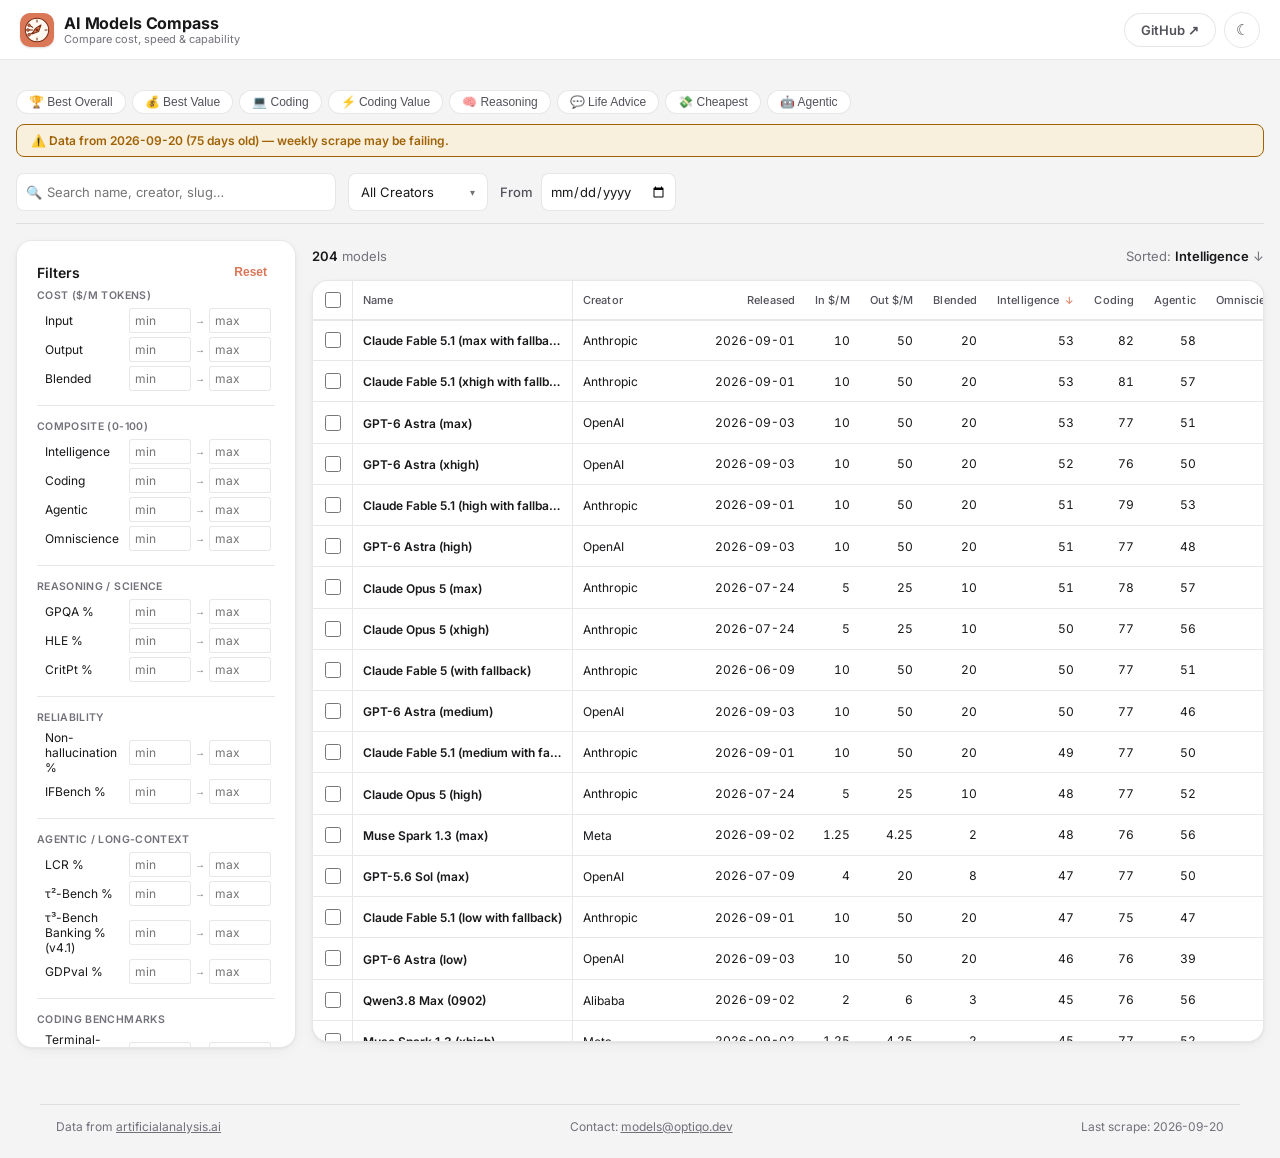
<file: public/index.html>
<!DOCTYPE html>
<html lang="en"><head><meta charset="utf-8"><meta name="viewport" content="width=device-width, initial-scale=1">
<title>AI Models Compass — Compare AI Models &amp; Benchmarks</title>
<meta name="description" content="Compare current AI models by benchmarks, pricing, speed, latency, and task to find the best model for your needs and budget.">
<meta name="robots" content="index, follow, max-image-preview:large">
<meta name="theme-color" content="#D97757">
<link rel="canonical" href="https://models.optiqo.dev/">
<link rel="icon" href="favicon.svg?v=2" type="image/svg+xml">
<meta property="og:type" content="website">
<meta property="og:site_name" content="AI Models Compass">
<meta property="og:locale" content="en_US">
<meta property="og:title" content="AI Models Compass — Compare AI Models &amp; Benchmarks">
<meta property="og:description" content="Compare current AI models by benchmarks, pricing, speed, latency, and task to find the best model for your needs and budget.">
<meta property="og:url" content="https://models.optiqo.dev/">
<meta property="og:image" content="https://models.optiqo.dev/og.png">
<meta property="og:image:width" content="1731">
<meta property="og:image:height" content="909">
<meta property="og:image:alt" content="AI Models Compass model comparison dashboard">
<meta name="twitter:card" content="summary_large_image">
<meta name="twitter:title" content="AI Models Compass — Compare AI Models &amp; Benchmarks">
<meta name="twitter:description" content="Compare current AI models by benchmarks, pricing, speed, latency, and task to find the best model for your needs and budget.">
<meta name="twitter:image" content="https://models.optiqo.dev/og.png">
<meta name="twitter:image:alt" content="AI Models Compass model comparison dashboard">
<script src="assets/theme-init.js"></script>
<link rel="stylesheet" href="assets/fonts.css?v=4">
<link rel="stylesheet" href="assets/style.css?v=10">
<link rel="stylesheet" href="assets/index.css?v=10">
</head>
<body>
<div id="site-nav"></div>
<script src="assets/nav.js?v=8"></script>
<div class="page">
<header>
  <!-- Presets -->
  <div class="presets">
    <button class="preset-btn" data-preset="best-overall">🏆 Best Overall</button>
    <button class="preset-btn" data-preset="best-value">💰 Best Value</button>
    <button class="preset-btn" data-preset="coding">💻 Coding</button>
    <button class="preset-btn" data-preset="coding-value">⚡ Coding Value</button>
    <button class="preset-btn" data-preset="reasoning">🧠 Reasoning</button>
    <button class="preset-btn" data-preset="life-advice">💬 Life Advice</button>
    <button class="preset-btn" data-preset="cheapest">💸 Cheapest</button>
    <button class="preset-btn" data-preset="agentic">🤖 Agentic</button>
  </div>

  <div id="staleness-banner" class="staleness-banner page-staleness-banner" hidden>⚠️ <span id="staleness-text"></span></div>

  <div class="top-filters">
    <div class="search-wrap"><span class="icon">🔍</span><input id="q" name="q" type="text" placeholder="Search name, creator, slug…" aria-label="Search models"></div>
    <div class="creator-dropdown-wrap">
      <button type="button" id="creator-btn" class="creator-btn">
        <span id="creator-btn-label">All Creators</span>
        <span class="arrow">▾</span>
      </button>
      <div id="creator-menu" class="creator-menu" hidden>
        <label class="creator-opt" for="creator-all"><input type="checkbox" value="all" id="creator-all" name="creator-all" checked> <b>All Creators</b></label>
        <div class="creator-divider"></div>
        <label class="creator-opt" for="creator-Alibaba"><input type="checkbox" value="Alibaba" class="creator-cb" id="creator-Alibaba" name="creator-Alibaba"> Alibaba</label>
        <label class="creator-opt" for="creator-Anthropic"><input type="checkbox" value="Anthropic" class="creator-cb" id="creator-Anthropic" name="creator-Anthropic"> Anthropic</label>
        <label class="creator-opt" for="creator-DeepSeek"><input type="checkbox" value="DeepSeek" class="creator-cb" id="creator-DeepSeek" name="creator-DeepSeek"> DeepSeek</label>
        <label class="creator-opt" for="creator-Google"><input type="checkbox" value="Google" class="creator-cb" id="creator-Google" name="creator-Google"> Google</label>
        <label class="creator-opt" for="creator-Kimi"><input type="checkbox" value="Kimi" class="creator-cb" id="creator-Kimi" name="creator-Kimi"> Kimi</label>
        <label class="creator-opt" for="creator-MiniMax"><input type="checkbox" value="MiniMax" class="creator-cb" id="creator-MiniMax" name="creator-MiniMax"> MiniMax</label>
        <label class="creator-opt" for="creator-OpenAI"><input type="checkbox" value="OpenAI" class="creator-cb" id="creator-OpenAI" name="creator-OpenAI"> OpenAI</label>
        <label class="creator-opt" for="creator-Xiaomi"><input type="checkbox" value="Xiaomi" class="creator-cb" id="creator-Xiaomi" name="creator-Xiaomi"> Xiaomi</label>
        <label class="creator-opt" for="creator-Z_AI"><input type="checkbox" value="Z AI" class="creator-cb" id="creator-Z_AI" name="creator-Z_AI"> Z AI</label>
        <label class="creator-opt" for="creator-xAI"><input type="checkbox" value="xAI" class="creator-cb" id="creator-xAI" name="creator-xAI"> xAI</label>
      </div>
    </div>
    <div class="date-filter-wrap">
      <label for="from" class="date-label">From</label>
      <input id="from" name="from" type="date" class="date-input">
    </div>
  </div>
</header>
<div class="layout">
  <aside class="filters card" id="filters-sidebar">
    <div class="filters-header">
      <h2>Filters <span class="filter-count" id="filter-count-badge">0</span></h2>
      <div class="filters-header-actions">
        <button class="btn-text" id="reset">Reset</button>
        <button class="filters-toggle-btn" id="filters-toggle" type="button" aria-expanded="false" aria-label="Toggle filter panel">
          <span class="toggle-label">Filter Settings</span>
          <span class="toggle-arrow">▾</span>
        </button>
      </div>
    </div>
    <div class="filters-body" id="filters-body">
    <div class="filter-group"><h3>Cost ($/M tokens)</h3>
      <div class="filter-row" data-stat="in_$/M"><label for="filter-in_M-min">Input</label><input type="number" class="num-filter" id="filter-in_M-min" name="filter-in_M-min" data-stat="in_$/M" data-bound="min" placeholder="min" step="any" aria-label="Input cost min"><span class="arrow">→</span><input type="number" class="num-filter" id="filter-in_M-max" name="filter-in_M-max" data-stat="in_$/M" data-bound="max" placeholder="max" step="any" aria-label="Input cost max"></div>
      <div class="filter-row" data-stat="out_$/M"><label for="filter-out_M-min">Output</label><input type="number" class="num-filter" id="filter-out_M-min" name="filter-out_M-min" data-stat="out_$/M" data-bound="min" placeholder="min" step="any" aria-label="Output cost min"><span class="arrow">→</span><input type="number" class="num-filter" id="filter-out_M-max" name="filter-out_M-max" data-stat="out_$/M" data-bound="max" placeholder="max" step="any" aria-label="Output cost max"></div>
      <div class="filter-row" data-stat="blend_3to1_$/M"><label for="filter-blend_3to1_M-min">Blended</label><input type="number" class="num-filter" id="filter-blend_3to1_M-min" name="filter-blend_3to1_M-min" data-stat="blend_3to1_$/M" data-bound="min" placeholder="min" step="any" aria-label="Blended cost min"><span class="arrow">→</span><input type="number" class="num-filter" id="filter-blend_3to1_M-max" name="filter-blend_3to1_M-max" data-stat="blend_3to1_$/M" data-bound="max" placeholder="max" step="any" aria-label="Blended cost max"></div>
    </div>
    <div class="filter-group"><h3>Composite (0-100)</h3>
      <div class="filter-row" data-stat="intelligence"><label for="filter-intelligence-min">Intelligence</label><input type="number" class="num-filter" id="filter-intelligence-min" name="filter-intelligence-min" data-stat="intelligence" data-bound="min" placeholder="min" step="any" aria-label="Intelligence min"><span class="arrow">→</span><input type="number" class="num-filter" id="filter-intelligence-max" name="filter-intelligence-max" data-stat="intelligence" data-bound="max" placeholder="max" step="any" aria-label="Intelligence max"></div>
      <div class="filter-row" data-stat="coding"><label for="filter-coding-min">Coding</label><input type="number" class="num-filter" id="filter-coding-min" name="filter-coding-min" data-stat="coding" data-bound="min" placeholder="min" step="any" aria-label="Coding min"><span class="arrow">→</span><input type="number" class="num-filter" id="filter-coding-max" name="filter-coding-max" data-stat="coding" data-bound="max" placeholder="max" step="any" aria-label="Coding max"></div>
      <div class="filter-row" data-stat="agentic"><label for="filter-agentic-min">Agentic</label><input type="number" class="num-filter" id="filter-agentic-min" name="filter-agentic-min" data-stat="agentic" data-bound="min" placeholder="min" step="any" aria-label="Agentic min"><span class="arrow">→</span><input type="number" class="num-filter" id="filter-agentic-max" name="filter-agentic-max" data-stat="agentic" data-bound="max" placeholder="max" step="any" aria-label="Agentic max"></div>
      <div class="filter-row" data-stat="omniscience"><label for="filter-omniscience-min">Omniscience</label><input type="number" class="num-filter" id="filter-omniscience-min" name="filter-omniscience-min" data-stat="omniscience" data-bound="min" placeholder="min" step="any" aria-label="Omniscience min"><span class="arrow">→</span><input type="number" class="num-filter" id="filter-omniscience-max" name="filter-omniscience-max" data-stat="omniscience" data-bound="max" placeholder="max" step="any" aria-label="Omniscience max"></div>
    </div>
    <div class="filter-group"><h3>Reasoning / Science</h3>
      <div class="filter-row" data-stat="gpqa_%"><label for="filter-gpqa-min">GPQA %</label><input type="number" class="num-filter" id="filter-gpqa-min" name="filter-gpqa-min" data-stat="gpqa_%" data-bound="min" placeholder="min" step="any" aria-label="GPQA % min"><span class="arrow">→</span><input type="number" class="num-filter" id="filter-gpqa-max" name="filter-gpqa-max" data-stat="gpqa_%" data-bound="max" placeholder="max" step="any" aria-label="GPQA % max"></div>
      <div class="filter-row" data-stat="hle_%"><label for="filter-hle-min">HLE %</label><input type="number" class="num-filter" id="filter-hle-min" name="filter-hle-min" data-stat="hle_%" data-bound="min" placeholder="min" step="any" aria-label="HLE % min"><span class="arrow">→</span><input type="number" class="num-filter" id="filter-hle-max" name="filter-hle-max" data-stat="hle_%" data-bound="max" placeholder="max" step="any" aria-label="HLE % max"></div>
      <div class="filter-row" data-stat="critpt_%"><label for="filter-critpt-min">CritPt %</label><input type="number" class="num-filter" id="filter-critpt-min" name="filter-critpt-min" data-stat="critpt_%" data-bound="min" placeholder="min" step="any" aria-label="CritPt % min"><span class="arrow">→</span><input type="number" class="num-filter" id="filter-critpt-max" name="filter-critpt-max" data-stat="critpt_%" data-bound="max" placeholder="max" step="any" aria-label="CritPt % max"></div>
    </div>
    <div class="filter-group"><h3>Reliability</h3>
      <div class="filter-row" data-stat="non_halluc_%"><label for="filter-non_halluc-min">Non-hallucination %</label><input type="number" class="num-filter" id="filter-non_halluc-min" name="filter-non_halluc-min" data-stat="non_halluc_%" data-bound="min" placeholder="min" step="any" aria-label="Non-hallucination % min"><span class="arrow">→</span><input type="number" class="num-filter" id="filter-non_halluc-max" name="filter-non_halluc-max" data-stat="non_halluc_%" data-bound="max" placeholder="max" step="any" aria-label="Non-hallucination % max"></div>
      <div class="filter-row" data-stat="ifbench_%"><label for="filter-ifbench-min">IFBench %</label><input type="number" class="num-filter" id="filter-ifbench-min" name="filter-ifbench-min" data-stat="ifbench_%" data-bound="min" placeholder="min" step="any" aria-label="IFBench % min"><span class="arrow">→</span><input type="number" class="num-filter" id="filter-ifbench-max" name="filter-ifbench-max" data-stat="ifbench_%" data-bound="max" placeholder="max" step="any" aria-label="IFBench % max"></div>
    </div>
    <div class="filter-group"><h3>Agentic / Long-context</h3>
      <div class="filter-row" data-stat="lcr_%"><label for="filter-lcr-min">LCR %</label><input type="number" class="num-filter" id="filter-lcr-min" name="filter-lcr-min" data-stat="lcr_%" data-bound="min" placeholder="min" step="any" aria-label="LCR % min"><span class="arrow">→</span><input type="number" class="num-filter" id="filter-lcr-max" name="filter-lcr-max" data-stat="lcr_%" data-bound="max" placeholder="max" step="any" aria-label="LCR % max"></div>
      <div class="filter-row" data-stat="tau2_%"><label for="filter-tau2-min">τ²-Bench %</label><input type="number" class="num-filter" id="filter-tau2-min" name="filter-tau2-min" data-stat="tau2_%" data-bound="min" placeholder="min" step="any" aria-label="τ²-Bench % min"><span class="arrow">→</span><input type="number" class="num-filter" id="filter-tau2-max" name="filter-tau2-max" data-stat="tau2_%" data-bound="max" placeholder="max" step="any" aria-label="τ²-Bench % max"></div>
      <div class="filter-row" data-stat="tau_banking_%"><label for="filter-tau_banking-min">τ³-Bench Banking % (v4.1)</label><input type="number" class="num-filter" id="filter-tau_banking-min" name="filter-tau_banking-min" data-stat="tau_banking_%" data-bound="min" placeholder="min" step="any" aria-label="τ³-Bench Banking % min"><span class="arrow">→</span><input type="number" class="num-filter" id="filter-tau_banking-max" name="filter-tau_banking-max" data-stat="tau_banking_%" data-bound="max" placeholder="max" step="any" aria-label="τ³-Bench Banking % max"></div>
      <div class="filter-row" data-stat="gdpval_%"><label for="filter-gdpval-min">GDPval %</label><input type="number" class="num-filter" id="filter-gdpval-min" name="filter-gdpval-min" data-stat="gdpval_%" data-bound="min" placeholder="min" step="any" aria-label="GDPval % min"><span class="arrow">→</span><input type="number" class="num-filter" id="filter-gdpval-max" name="filter-gdpval-max" data-stat="gdpval_%" data-bound="max" placeholder="max" step="any" aria-label="GDPval % max"></div>
    </div>
    <div class="filter-group"><h3>Coding benchmarks</h3>
      <div class="filter-row" data-stat="terminalbench_hard_%"><label for="filter-terminalbench_hard-min">Terminal-Bench Hard %</label><input type="number" class="num-filter" id="filter-terminalbench_hard-min" name="filter-terminalbench_hard-min" data-stat="terminalbench_hard_%" data-bound="min" placeholder="min" step="any" aria-label="Terminal-Bench Hard % min"><span class="arrow">→</span><input type="number" class="num-filter" id="filter-terminalbench_hard-max" name="filter-terminalbench_hard-max" data-stat="terminalbench_hard_%" data-bound="max" placeholder="max" step="any" aria-label="Terminal-Bench Hard % max"></div>
      <div class="filter-row" data-stat="terminalbench_v2_1_%"><label for="filter-terminalbench_v2_1-min">Terminal-Bench 2.1 % (v4.1)</label><input type="number" class="num-filter" id="filter-terminalbench_v2_1-min" name="filter-terminalbench_v2_1-min" data-stat="terminalbench_v2_1_%" data-bound="min" placeholder="min" step="any" aria-label="Terminal-Bench 2.1 % min"><span class="arrow">→</span><input type="number" class="num-filter" id="filter-terminalbench_v2_1-max" name="filter-terminalbench_v2_1-max" data-stat="terminalbench_v2_1_%" data-bound="max" placeholder="max" step="any" aria-label="Terminal-Bench 2.1 % max"></div>
      <div class="filter-row" data-stat="scicode_%"><label for="filter-scicode-min">SciCode %</label><input type="number" class="num-filter" id="filter-scicode-min" name="filter-scicode-min" data-stat="scicode_%" data-bound="min" placeholder="min" step="any" aria-label="SciCode % min"><span class="arrow">→</span><input type="number" class="num-filter" id="filter-scicode-max" name="filter-scicode-max" data-stat="scicode_%" data-bound="max" placeholder="max" step="any" aria-label="SciCode % max"></div>
    </div>
    <div class="filter-group"><h3>Vision</h3>
      <div class="filter-row" data-stat="mmmu_pro_%"><label for="filter-mmmu_pro-min">MMMU-Pro %</label><input type="number" class="num-filter" id="filter-mmmu_pro-min" name="filter-mmmu_pro-min" data-stat="mmmu_pro_%" data-bound="min" placeholder="min" step="any" aria-label="MMMU-Pro % min"><span class="arrow">→</span><input type="number" class="num-filter" id="filter-mmmu_pro-max" name="filter-mmmu_pro-max" data-stat="mmmu_pro_%" data-bound="max" placeholder="max" step="any" aria-label="MMMU-Pro % max"></div>
    </div>
    <div class="filter-group"><h3>Performance</h3>
      <div class="filter-row" data-stat="speed_tps"><label for="filter-speed_tps-min">Speed t/s</label><input type="number" class="num-filter" id="filter-speed_tps-min" name="filter-speed_tps-min" data-stat="speed_tps" data-bound="min" placeholder="min" step="any" aria-label="Speed t/s min"><span class="arrow">→</span><input type="number" class="num-filter" id="filter-speed_tps-max" name="filter-speed_tps-max" data-stat="speed_tps" data-bound="max" placeholder="max" step="any" aria-label="Speed t/s max"></div>
      <div class="filter-row" data-stat="ttft_s"><label for="filter-ttft_s-min">TTFT s</label><input type="number" class="num-filter" id="filter-ttft_s-min" name="filter-ttft_s-min" data-stat="ttft_s" data-bound="min" placeholder="min" step="any" aria-label="TTFT s min"><span class="arrow">→</span><input type="number" class="num-filter" id="filter-ttft_s-max" name="filter-ttft_s-max" data-stat="ttft_s" data-bound="max" placeholder="max" step="any" aria-label="TTFT s max"></div>
      <div class="filter-row" data-stat="ttfa_s"><label for="filter-ttfa_s-min">TTFA s</label><input type="number" class="num-filter" id="filter-ttfa_s-min" name="filter-ttfa_s-min" data-stat="ttfa_s" data-bound="min" placeholder="min" step="any" aria-label="TTFA s min"><span class="arrow">→</span><input type="number" class="num-filter" id="filter-ttfa_s-max" name="filter-ttfa_s-max" data-stat="ttfa_s" data-bound="max" placeholder="max" step="any" aria-label="TTFA s max"></div>
    </div>
    </div>
  </aside>
  <main>
<div class="table-caption">
  <span class="count" id="table-count"><strong id="table-count-n">0</strong> models</span>
  <span class="sort-state" id="table-sort-state">Sorted: <b>Intelligence</b> ↓</span>
  <div id="compare-bar">
    <span id="cmp-count">0</span> selected
    <button id="cmp-go">Compare</button>
    <button id="cmp-copy-md" title="Copy selected models table as Markdown">📋 Copy MD</button>
    <button id="cmp-save-csv" title="Save selected models table as CSV">📥 Save CSV</button>
    <button id="cmp-clear">Show All</button>
  </div>
</div>
<div class="card table-card"><div class="scroll">
<table id="t"><thead><tr>
  <th class="cb-col"><input type="checkbox" id="check-all" name="check-all" class="compare-cb" title="Select all" aria-label="Select all models"></th>
  <th class="l name-col" data-i="1" data-t="s" data-tip="The model and, when relevant, its reasoning-effort variant.">Name</th>
  <th class="l creator-col" data-i="2" data-t="s" data-tip="The company or organization that built the model.">Creator</th>
  <th data-i="3" data-t="d" data-tip="When this model version was released. Newer can mean better features, but not always better results.">Released</th>
  <th data-i="4" data-t="n" data-tip="Cost to send 1 million tokens to the model. Important for long prompts, documents, and chat history; lower is cheaper.">In $/M</th>
  <th data-i="5" data-t="n" data-tip="Cost for 1 million generated tokens. Important for long answers, reports, and reasoning-heavy use; lower is cheaper.">Out $/M</th>
  <th data-i="6" data-t="n" data-tip="Estimated everyday cost using 3 input tokens for every 1 output token. Use it for a quick overall price comparison.">Blended</th>
  <th data-i="7" data-t="n" data-tip="Broad ability across nine hard tests of reasoning, knowledge, coding, and real-world agent work. Use as a general starting point.">Intelligence</th>
  <th data-i="8" data-t="n" data-tip="Overall coding ability across programming and terminal tasks. Look here for coding assistants, developer tools, and coding agents.">Coding</th>
  <th data-i="9" data-t="n" data-tip="Ability to complete multi-step work and use tools with less supervision. Look here for agents that must act, not just answer.">Agentic</th>
  <th data-i="10" data-t="n" data-tip="Factual reliability: rewards correct answers and penalizes wrong guesses. Use when trust matters; negative means more wrong than right.">Omniscience</th>
  <th data-i="11" data-t="n" data-tip="Expert-level science reasoning. Look here for research, engineering, medicine, and other work that needs careful technical thinking.">GPQA %</th>
  <th data-i="12" data-t="n" data-tip="Extremely difficult questions across many subjects. It reveals deep reasoning and knowledge near the limits of today’s models.">HLE %</th>
  <th data-i="13" data-t="n" data-tip="Advanced physics reasoning. Look here for models used on difficult quantitative science and step-by-step physical problems.">CritPt %</th>
  <th data-i="14" data-t="n" data-tip="How often attempted answers avoid made-up facts. Important for research, advice, summaries, and any work where confident errors are risky.">Non-halluc %</th>
  <th data-i="15" data-t="n" data-tip="How reliably the model follows detailed instructions and constraints. Useful for structured output, templates, and automation.">IFBench %</th>
  <th data-i="16" data-t="n" data-tip="Ability to find and combine information in very long documents. Look here for contracts, reports, books, and large codebases.">LCR %</th>
  <th data-i="17" data-t="n" data-tip="Tool-use reliability in multi-step customer-support tasks. Useful for agents that call APIs and must track changing information.">τ²-Bench %</th>
  <th data-i="18" data-t="n" data-tip="Tool-use reliability on complex banking workflows. Useful for agents handling multi-step, rule-sensitive business processes.">τ³-Banking %</th>
  <th data-i="19" data-t="n" data-tip="Performance on real professional knowledge-work tasks judged against human experts. Useful for reports, analysis, and office work.">GDPval %</th>
  <th data-i="20" data-t="n" data-tip="Ability to solve difficult tasks in a computer terminal. Look here for DevOps, troubleshooting, and autonomous coding agents.">TermBench H%</th>
  <th data-i="21" data-t="n" data-tip="Ability to complete real terminal, software, data, and system-admin tasks. Important for coding and operations agents.">TermBench 2.1%</th>
  <th data-i="22" data-t="n" data-tip="Ability to write code for real scientific problems. Useful for research, engineering, data science, and numerical computing.">SciCode %</th>
  <th data-i="23" data-t="n" data-tip="Reasoning over charts, diagrams, documents, and images. Look here when the model must understand more than plain text.">MMMU-Pro %</th>
  <th data-i="24" data-t="n" data-tip="How quickly text is generated after output begins. Higher feels faster, especially for long answers and interactive apps.">Spd t/s</th>
  <th data-i="25" data-t="n" data-tip="Delay before any output appears. Lower matters for chat, voice, search, and other experiences that must feel responsive.">TTFT s</th>
  <th data-i="26" data-t="n" data-tip="Delay before the actual answer begins, excluding hidden reasoning. Lower is better when users need a useful response quickly.">TTFA s</th>
  <th class="l" data-i="27" data-t="s" data-tip="The model’s unique Artificial Analysis identifier, used in links and data matching.">Slug</th>
</tr></thead><tbody></tbody></table>
</div></div>
</main>
</div>

<div id="tip"></div>
</div><!-- /.page -->

<script src="assets/models.js?v=11"></script>
<div id="site-footer"></div>
</body></html>
</file>
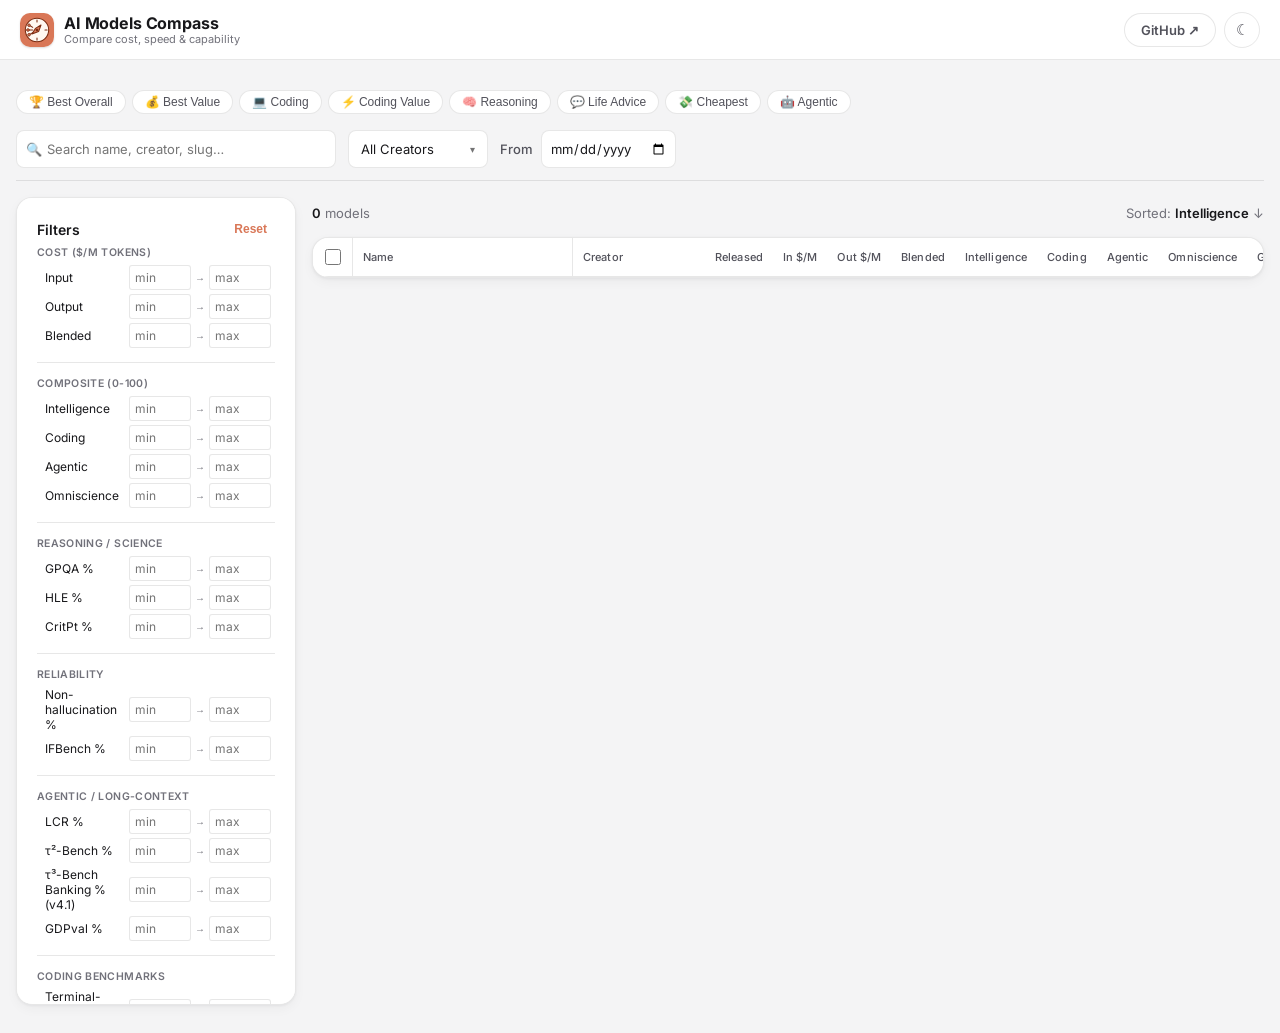
<file: public/models.html>
<!DOCTYPE html>
<html lang="en">
<head>
  <meta charset="utf-8">
  <title>Redirecting to AI Models Compass...</title>
  <link rel="icon" href="favicon.svg?v=2" type="image/svg+xml">
  <meta http-equiv="refresh" content="0;url=index.html">
  <link rel="canonical" href="https://models.optiqo.dev/">
</head>
<body>
  <p>Redirecting to <a href="index.html">AI Models Compass</a>...</p>
</body>
</html>
</file>
<file: public/assets/fonts.css>
/* cyrillic-ext */
@font-face {
  font-family: 'Inter';
  font-style: normal;
  font-weight: 400;
  font-display: swap;
  src: url(fonts/font_0.woff2) format('woff2');
  unicode-range: U+0460-052F, U+1C80-1C8A, U+20B4, U+2DE0-2DFF, U+A640-A69F, U+FE2E-FE2F;
}
/* cyrillic */
@font-face {
  font-family: 'Inter';
  font-style: normal;
  font-weight: 400;
  font-display: swap;
  src: url(fonts/font_1.woff2) format('woff2');
  unicode-range: U+0301, U+0400-045F, U+0490-0491, U+04B0-04B1, U+2116;
}
/* greek-ext */
@font-face {
  font-family: 'Inter';
  font-style: normal;
  font-weight: 400;
  font-display: swap;
  src: url(fonts/font_2.woff2) format('woff2');
  unicode-range: U+1F00-1FFF;
}
/* greek */
@font-face {
  font-family: 'Inter';
  font-style: normal;
  font-weight: 400;
  font-display: swap;
  src: url(fonts/font_3.woff2) format('woff2');
  unicode-range: U+0370-0377, U+037A-037F, U+0384-038A, U+038C, U+038E-03A1, U+03A3-03FF;
}
/* vietnamese */
@font-face {
  font-family: 'Inter';
  font-style: normal;
  font-weight: 400;
  font-display: swap;
  src: url(fonts/font_4.woff2) format('woff2');
  unicode-range: U+0102-0103, U+0110-0111, U+0128-0129, U+0168-0169, U+01A0-01A1, U+01AF-01B0, U+0300-0301, U+0303-0304, U+0308-0309, U+0323, U+0329, U+1EA0-1EF9, U+20AB;
}
/* latin-ext */
@font-face {
  font-family: 'Inter';
  font-style: normal;
  font-weight: 400;
  font-display: swap;
  src: url(fonts/font_5.woff2) format('woff2');
  unicode-range: U+0100-02BA, U+02BD-02C5, U+02C7-02CC, U+02CE-02D7, U+02DD-02FF, U+0304, U+0308, U+0329, U+1D00-1DBF, U+1E00-1E9F, U+1EF2-1EFF, U+2020, U+20A0-20AB, U+20AD-20C0, U+2113, U+2C60-2C7F, U+A720-A7FF;
}
/* latin */
@font-face {
  font-family: 'Inter';
  font-style: normal;
  font-weight: 400;
  font-display: swap;
  src: url(fonts/font_6.woff2) format('woff2');
  unicode-range: U+0000-00FF, U+0131, U+0152-0153, U+02BB-02BC, U+02C6, U+02DA, U+02DC, U+0304, U+0308, U+0329, U+2000-206F, U+20AC, U+2122, U+2191, U+2193, U+2212, U+2215, U+FEFF, U+FFFD;
}
/* cyrillic-ext */
@font-face {
  font-family: 'Inter';
  font-style: normal;
  font-weight: 500;
  font-display: swap;
  src: url(fonts/font_0.woff2) format('woff2');
  unicode-range: U+0460-052F, U+1C80-1C8A, U+20B4, U+2DE0-2DFF, U+A640-A69F, U+FE2E-FE2F;
}
/* cyrillic */
@font-face {
  font-family: 'Inter';
  font-style: normal;
  font-weight: 500;
  font-display: swap;
  src: url(fonts/font_1.woff2) format('woff2');
  unicode-range: U+0301, U+0400-045F, U+0490-0491, U+04B0-04B1, U+2116;
}
/* greek-ext */
@font-face {
  font-family: 'Inter';
  font-style: normal;
  font-weight: 500;
  font-display: swap;
  src: url(fonts/font_2.woff2) format('woff2');
  unicode-range: U+1F00-1FFF;
}
/* greek */
@font-face {
  font-family: 'Inter';
  font-style: normal;
  font-weight: 500;
  font-display: swap;
  src: url(fonts/font_3.woff2) format('woff2');
  unicode-range: U+0370-0377, U+037A-037F, U+0384-038A, U+038C, U+038E-03A1, U+03A3-03FF;
}
/* vietnamese */
@font-face {
  font-family: 'Inter';
  font-style: normal;
  font-weight: 500;
  font-display: swap;
  src: url(fonts/font_4.woff2) format('woff2');
  unicode-range: U+0102-0103, U+0110-0111, U+0128-0129, U+0168-0169, U+01A0-01A1, U+01AF-01B0, U+0300-0301, U+0303-0304, U+0308-0309, U+0323, U+0329, U+1EA0-1EF9, U+20AB;
}
/* latin-ext */
@font-face {
  font-family: 'Inter';
  font-style: normal;
  font-weight: 500;
  font-display: swap;
  src: url(fonts/font_5.woff2) format('woff2');
  unicode-range: U+0100-02BA, U+02BD-02C5, U+02C7-02CC, U+02CE-02D7, U+02DD-02FF, U+0304, U+0308, U+0329, U+1D00-1DBF, U+1E00-1E9F, U+1EF2-1EFF, U+2020, U+20A0-20AB, U+20AD-20C0, U+2113, U+2C60-2C7F, U+A720-A7FF;
}
/* latin */
@font-face {
  font-family: 'Inter';
  font-style: normal;
  font-weight: 500;
  font-display: swap;
  src: url(fonts/font_6.woff2) format('woff2');
  unicode-range: U+0000-00FF, U+0131, U+0152-0153, U+02BB-02BC, U+02C6, U+02DA, U+02DC, U+0304, U+0308, U+0329, U+2000-206F, U+20AC, U+2122, U+2191, U+2193, U+2212, U+2215, U+FEFF, U+FFFD;
}
/* cyrillic-ext */
@font-face {
  font-family: 'Inter';
  font-style: normal;
  font-weight: 600;
  font-display: swap;
  src: url(fonts/font_0.woff2) format('woff2');
  unicode-range: U+0460-052F, U+1C80-1C8A, U+20B4, U+2DE0-2DFF, U+A640-A69F, U+FE2E-FE2F;
}
/* cyrillic */
@font-face {
  font-family: 'Inter';
  font-style: normal;
  font-weight: 600;
  font-display: swap;
  src: url(fonts/font_1.woff2) format('woff2');
  unicode-range: U+0301, U+0400-045F, U+0490-0491, U+04B0-04B1, U+2116;
}
/* greek-ext */
@font-face {
  font-family: 'Inter';
  font-style: normal;
  font-weight: 600;
  font-display: swap;
  src: url(fonts/font_2.woff2) format('woff2');
  unicode-range: U+1F00-1FFF;
}
/* greek */
@font-face {
  font-family: 'Inter';
  font-style: normal;
  font-weight: 600;
  font-display: swap;
  src: url(fonts/font_3.woff2) format('woff2');
  unicode-range: U+0370-0377, U+037A-037F, U+0384-038A, U+038C, U+038E-03A1, U+03A3-03FF;
}
/* vietnamese */
@font-face {
  font-family: 'Inter';
  font-style: normal;
  font-weight: 600;
  font-display: swap;
  src: url(fonts/font_4.woff2) format('woff2');
  unicode-range: U+0102-0103, U+0110-0111, U+0128-0129, U+0168-0169, U+01A0-01A1, U+01AF-01B0, U+0300-0301, U+0303-0304, U+0308-0309, U+0323, U+0329, U+1EA0-1EF9, U+20AB;
}
/* latin-ext */
@font-face {
  font-family: 'Inter';
  font-style: normal;
  font-weight: 600;
  font-display: swap;
  src: url(fonts/font_5.woff2) format('woff2');
  unicode-range: U+0100-02BA, U+02BD-02C5, U+02C7-02CC, U+02CE-02D7, U+02DD-02FF, U+0304, U+0308, U+0329, U+1D00-1DBF, U+1E00-1E9F, U+1EF2-1EFF, U+2020, U+20A0-20AB, U+20AD-20C0, U+2113, U+2C60-2C7F, U+A720-A7FF;
}
/* latin */
@font-face {
  font-family: 'Inter';
  font-style: normal;
  font-weight: 600;
  font-display: swap;
  src: url(fonts/font_6.woff2) format('woff2');
  unicode-range: U+0000-00FF, U+0131, U+0152-0153, U+02BB-02BC, U+02C6, U+02DA, U+02DC, U+0304, U+0308, U+0329, U+2000-206F, U+20AC, U+2122, U+2191, U+2193, U+2212, U+2215, U+FEFF, U+FFFD;
}
/* cyrillic-ext */
@font-face {
  font-family: 'Inter';
  font-style: normal;
  font-weight: 700;
  font-display: swap;
  src: url(fonts/font_0.woff2) format('woff2');
  unicode-range: U+0460-052F, U+1C80-1C8A, U+20B4, U+2DE0-2DFF, U+A640-A69F, U+FE2E-FE2F;
}
/* cyrillic */
@font-face {
  font-family: 'Inter';
  font-style: normal;
  font-weight: 700;
  font-display: swap;
  src: url(fonts/font_1.woff2) format('woff2');
  unicode-range: U+0301, U+0400-045F, U+0490-0491, U+04B0-04B1, U+2116;
}
/* greek-ext */
@font-face {
  font-family: 'Inter';
  font-style: normal;
  font-weight: 700;
  font-display: swap;
  src: url(fonts/font_2.woff2) format('woff2');
  unicode-range: U+1F00-1FFF;
}
/* greek */
@font-face {
  font-family: 'Inter';
  font-style: normal;
  font-weight: 700;
  font-display: swap;
  src: url(fonts/font_3.woff2) format('woff2');
  unicode-range: U+0370-0377, U+037A-037F, U+0384-038A, U+038C, U+038E-03A1, U+03A3-03FF;
}
/* vietnamese */
@font-face {
  font-family: 'Inter';
  font-style: normal;
  font-weight: 700;
  font-display: swap;
  src: url(fonts/font_4.woff2) format('woff2');
  unicode-range: U+0102-0103, U+0110-0111, U+0128-0129, U+0168-0169, U+01A0-01A1, U+01AF-01B0, U+0300-0301, U+0303-0304, U+0308-0309, U+0323, U+0329, U+1EA0-1EF9, U+20AB;
}
/* latin-ext */
@font-face {
  font-family: 'Inter';
  font-style: normal;
  font-weight: 700;
  font-display: swap;
  src: url(fonts/font_5.woff2) format('woff2');
  unicode-range: U+0100-02BA, U+02BD-02C5, U+02C7-02CC, U+02CE-02D7, U+02DD-02FF, U+0304, U+0308, U+0329, U+1D00-1DBF, U+1E00-1E9F, U+1EF2-1EFF, U+2020, U+20A0-20AB, U+20AD-20C0, U+2113, U+2C60-2C7F, U+A720-A7FF;
}
/* latin */
@font-face {
  font-family: 'Inter';
  font-style: normal;
  font-weight: 700;
  font-display: swap;
  src: url(fonts/font_6.woff2) format('woff2');
  unicode-range: U+0000-00FF, U+0131, U+0152-0153, U+02BB-02BC, U+02C6, U+02DA, U+02DC, U+0304, U+0308, U+0329, U+2000-206F, U+20AC, U+2122, U+2191, U+2193, U+2212, U+2215, U+FEFF, U+FFFD;
}
/* cyrillic-ext */
@font-face {
  font-family: 'JetBrains Mono';
  font-style: normal;
  font-weight: 400;
  font-display: swap;
  src: url(fonts/font_28.woff2) format('woff2');
  unicode-range: U+0460-052F, U+1C80-1C8A, U+20B4, U+2DE0-2DFF, U+A640-A69F, U+FE2E-FE2F;
}
/* cyrillic */
@font-face {
  font-family: 'JetBrains Mono';
  font-style: normal;
  font-weight: 400;
  font-display: swap;
  src: url(fonts/font_29.woff2) format('woff2');
  unicode-range: U+0301, U+0400-045F, U+0490-0491, U+04B0-04B1, U+2116;
}
/* greek */
@font-face {
  font-family: 'JetBrains Mono';
  font-style: normal;
  font-weight: 400;
  font-display: swap;
  src: url(fonts/font_30.woff2) format('woff2');
  unicode-range: U+0370-0377, U+037A-037F, U+0384-038A, U+038C, U+038E-03A1, U+03A3-03FF;
}
/* vietnamese */
@font-face {
  font-family: 'JetBrains Mono';
  font-style: normal;
  font-weight: 400;
  font-display: swap;
  src: url(fonts/font_31.woff2) format('woff2');
  unicode-range: U+0102-0103, U+0110-0111, U+0128-0129, U+0168-0169, U+01A0-01A1, U+01AF-01B0, U+0300-0301, U+0303-0304, U+0308-0309, U+0323, U+0329, U+1EA0-1EF9, U+20AB;
}
/* latin-ext */
@font-face {
  font-family: 'JetBrains Mono';
  font-style: normal;
  font-weight: 400;
  font-display: swap;
  src: url(fonts/font_32.woff2) format('woff2');
  unicode-range: U+0100-02BA, U+02BD-02C5, U+02C7-02CC, U+02CE-02D7, U+02DD-02FF, U+0304, U+0308, U+0329, U+1D00-1DBF, U+1E00-1E9F, U+1EF2-1EFF, U+2020, U+20A0-20AB, U+20AD-20C0, U+2113, U+2C60-2C7F, U+A720-A7FF;
}
/* latin */
@font-face {
  font-family: 'JetBrains Mono';
  font-style: normal;
  font-weight: 400;
  font-display: swap;
  src: url(fonts/font_33.woff2) format('woff2');
  unicode-range: U+0000-00FF, U+0131, U+0152-0153, U+02BB-02BC, U+02C6, U+02DA, U+02DC, U+0304, U+0308, U+0329, U+2000-206F, U+20AC, U+2122, U+2191, U+2193, U+2212, U+2215, U+FEFF, U+FFFD;
}
/* cyrillic-ext */
@font-face {
  font-family: 'JetBrains Mono';
  font-style: normal;
  font-weight: 500;
  font-display: swap;
  src: url(fonts/font_28.woff2) format('woff2');
  unicode-range: U+0460-052F, U+1C80-1C8A, U+20B4, U+2DE0-2DFF, U+A640-A69F, U+FE2E-FE2F;
}
/* cyrillic */
@font-face {
  font-family: 'JetBrains Mono';
  font-style: normal;
  font-weight: 500;
  font-display: swap;
  src: url(fonts/font_29.woff2) format('woff2');
  unicode-range: U+0301, U+0400-045F, U+0490-0491, U+04B0-04B1, U+2116;
}
/* greek */
@font-face {
  font-family: 'JetBrains Mono';
  font-style: normal;
  font-weight: 500;
  font-display: swap;
  src: url(fonts/font_30.woff2) format('woff2');
  unicode-range: U+0370-0377, U+037A-037F, U+0384-038A, U+038C, U+038E-03A1, U+03A3-03FF;
}
/* vietnamese */
@font-face {
  font-family: 'JetBrains Mono';
  font-style: normal;
  font-weight: 500;
  font-display: swap;
  src: url(fonts/font_31.woff2) format('woff2');
  unicode-range: U+0102-0103, U+0110-0111, U+0128-0129, U+0168-0169, U+01A0-01A1, U+01AF-01B0, U+0300-0301, U+0303-0304, U+0308-0309, U+0323, U+0329, U+1EA0-1EF9, U+20AB;
}
/* latin-ext */
@font-face {
  font-family: 'JetBrains Mono';
  font-style: normal;
  font-weight: 500;
  font-display: swap;
  src: url(fonts/font_32.woff2) format('woff2');
  unicode-range: U+0100-02BA, U+02BD-02C5, U+02C7-02CC, U+02CE-02D7, U+02DD-02FF, U+0304, U+0308, U+0329, U+1D00-1DBF, U+1E00-1E9F, U+1EF2-1EFF, U+2020, U+20A0-20AB, U+20AD-20C0, U+2113, U+2C60-2C7F, U+A720-A7FF;
}
/* latin */
@font-face {
  font-family: 'JetBrains Mono';
  font-style: normal;
  font-weight: 500;
  font-display: swap;
  src: url(fonts/font_33.woff2) format('woff2');
  unicode-range: U+0000-00FF, U+0131, U+0152-0153, U+02BB-02BC, U+02C6, U+02DA, U+02DC, U+0304, U+0308, U+0329, U+2000-206F, U+20AC, U+2122, U+2191, U+2193, U+2212, U+2215, U+FEFF, U+FFFD;
}
/* cyrillic-ext */
@font-face {
  font-family: 'Source Serif 4';
  font-style: italic;
  font-weight: 400;
  font-display: swap;
  src: url(fonts/font_40.woff2) format('woff2');
  unicode-range: U+0460-052F, U+1C80-1C8A, U+20B4, U+2DE0-2DFF, U+A640-A69F, U+FE2E-FE2F;
}
/* cyrillic */
@font-face {
  font-family: 'Source Serif 4';
  font-style: italic;
  font-weight: 400;
  font-display: swap;
  src: url(fonts/font_41.woff2) format('woff2');
  unicode-range: U+0301, U+0400-045F, U+0490-0491, U+04B0-04B1, U+2116;
}
/* greek */
@font-face {
  font-family: 'Source Serif 4';
  font-style: italic;
  font-weight: 400;
  font-display: swap;
  src: url(fonts/font_42.woff2) format('woff2');
  unicode-range: U+0370-0377, U+037A-037F, U+0384-038A, U+038C, U+038E-03A1, U+03A3-03FF;
}
/* vietnamese */
@font-face {
  font-family: 'Source Serif 4';
  font-style: italic;
  font-weight: 400;
  font-display: swap;
  src: url(fonts/font_43.woff2) format('woff2');
  unicode-range: U+0102-0103, U+0110-0111, U+0128-0129, U+0168-0169, U+01A0-01A1, U+01AF-01B0, U+0300-0301, U+0303-0304, U+0308-0309, U+0323, U+0329, U+1EA0-1EF9, U+20AB;
}
/* latin-ext */
@font-face {
  font-family: 'Source Serif 4';
  font-style: italic;
  font-weight: 400;
  font-display: swap;
  src: url(fonts/font_44.woff2) format('woff2');
  unicode-range: U+0100-02BA, U+02BD-02C5, U+02C7-02CC, U+02CE-02D7, U+02DD-02FF, U+0304, U+0308, U+0329, U+1D00-1DBF, U+1E00-1E9F, U+1EF2-1EFF, U+2020, U+20A0-20AB, U+20AD-20C0, U+2113, U+2C60-2C7F, U+A720-A7FF;
}
/* latin */
@font-face {
  font-family: 'Source Serif 4';
  font-style: italic;
  font-weight: 400;
  font-display: swap;
  src: url(fonts/font_45.woff2) format('woff2');
  unicode-range: U+0000-00FF, U+0131, U+0152-0153, U+02BB-02BC, U+02C6, U+02DA, U+02DC, U+0304, U+0308, U+0329, U+2000-206F, U+20AC, U+2122, U+2191, U+2193, U+2212, U+2215, U+FEFF, U+FFFD;
}
/* cyrillic-ext */
@font-face {
  font-family: 'Source Serif 4';
  font-style: normal;
  font-weight: 400;
  font-display: swap;
  src: url(fonts/font_46.woff2) format('woff2');
  unicode-range: U+0460-052F, U+1C80-1C8A, U+20B4, U+2DE0-2DFF, U+A640-A69F, U+FE2E-FE2F;
}
/* cyrillic */
@font-face {
  font-family: 'Source Serif 4';
  font-style: normal;
  font-weight: 400;
  font-display: swap;
  src: url(fonts/font_47.woff2) format('woff2');
  unicode-range: U+0301, U+0400-045F, U+0490-0491, U+04B0-04B1, U+2116;
}
/* greek */
@font-face {
  font-family: 'Source Serif 4';
  font-style: normal;
  font-weight: 400;
  font-display: swap;
  src: url(fonts/font_48.woff2) format('woff2');
  unicode-range: U+0370-0377, U+037A-037F, U+0384-038A, U+038C, U+038E-03A1, U+03A3-03FF;
}
/* vietnamese */
@font-face {
  font-family: 'Source Serif 4';
  font-style: normal;
  font-weight: 400;
  font-display: swap;
  src: url(fonts/font_49.woff2) format('woff2');
  unicode-range: U+0102-0103, U+0110-0111, U+0128-0129, U+0168-0169, U+01A0-01A1, U+01AF-01B0, U+0300-0301, U+0303-0304, U+0308-0309, U+0323, U+0329, U+1EA0-1EF9, U+20AB;
}
/* latin-ext */
@font-face {
  font-family: 'Source Serif 4';
  font-style: normal;
  font-weight: 400;
  font-display: swap;
  src: url(fonts/font_50.woff2) format('woff2');
  unicode-range: U+0100-02BA, U+02BD-02C5, U+02C7-02CC, U+02CE-02D7, U+02DD-02FF, U+0304, U+0308, U+0329, U+1D00-1DBF, U+1E00-1E9F, U+1EF2-1EFF, U+2020, U+20A0-20AB, U+20AD-20C0, U+2113, U+2C60-2C7F, U+A720-A7FF;
}
/* latin */
@font-face {
  font-family: 'Source Serif 4';
  font-style: normal;
  font-weight: 400;
  font-display: swap;
  src: url(fonts/font_51.woff2) format('woff2');
  unicode-range: U+0000-00FF, U+0131, U+0152-0153, U+02BB-02BC, U+02C6, U+02DA, U+02DC, U+0304, U+0308, U+0329, U+2000-206F, U+20AC, U+2122, U+2191, U+2193, U+2212, U+2215, U+FEFF, U+FFFD;
}
/* cyrillic-ext */
@font-face {
  font-family: 'Source Serif 4';
  font-style: normal;
  font-weight: 600;
  font-display: swap;
  src: url(fonts/font_46.woff2) format('woff2');
  unicode-range: U+0460-052F, U+1C80-1C8A, U+20B4, U+2DE0-2DFF, U+A640-A69F, U+FE2E-FE2F;
}
/* cyrillic */
@font-face {
  font-family: 'Source Serif 4';
  font-style: normal;
  font-weight: 600;
  font-display: swap;
  src: url(fonts/font_47.woff2) format('woff2');
  unicode-range: U+0301, U+0400-045F, U+0490-0491, U+04B0-04B1, U+2116;
}
/* greek */
@font-face {
  font-family: 'Source Serif 4';
  font-style: normal;
  font-weight: 600;
  font-display: swap;
  src: url(fonts/font_48.woff2) format('woff2');
  unicode-range: U+0370-0377, U+037A-037F, U+0384-038A, U+038C, U+038E-03A1, U+03A3-03FF;
}
/* vietnamese */
@font-face {
  font-family: 'Source Serif 4';
  font-style: normal;
  font-weight: 600;
  font-display: swap;
  src: url(fonts/font_49.woff2) format('woff2');
  unicode-range: U+0102-0103, U+0110-0111, U+0128-0129, U+0168-0169, U+01A0-01A1, U+01AF-01B0, U+0300-0301, U+0303-0304, U+0308-0309, U+0323, U+0329, U+1EA0-1EF9, U+20AB;
}
/* latin-ext */
@font-face {
  font-family: 'Source Serif 4';
  font-style: normal;
  font-weight: 600;
  font-display: swap;
  src: url(fonts/font_50.woff2) format('woff2');
  unicode-range: U+0100-02BA, U+02BD-02C5, U+02C7-02CC, U+02CE-02D7, U+02DD-02FF, U+0304, U+0308, U+0329, U+1D00-1DBF, U+1E00-1E9F, U+1EF2-1EFF, U+2020, U+20A0-20AB, U+20AD-20C0, U+2113, U+2C60-2C7F, U+A720-A7FF;
}
/* latin */
@font-face {
  font-family: 'Source Serif 4';
  font-style: normal;
  font-weight: 600;
  font-display: swap;
  src: url(fonts/font_51.woff2) format('woff2');
  unicode-range: U+0000-00FF, U+0131, U+0152-0153, U+02BB-02BC, U+02C6, U+02DA, U+02DC, U+0304, U+0308, U+0329, U+2000-206F, U+20AC, U+2122, U+2191, U+2193, U+2212, U+2215, U+FEFF, U+FFFD;
}
/* cyrillic-ext */
@font-face {
  font-family: 'Source Serif 4';
  font-style: normal;
  font-weight: 700;
  font-display: swap;
  src: url(fonts/font_46.woff2) format('woff2');
  unicode-range: U+0460-052F, U+1C80-1C8A, U+20B4, U+2DE0-2DFF, U+A640-A69F, U+FE2E-FE2F;
}
/* cyrillic */
@font-face {
  font-family: 'Source Serif 4';
  font-style: normal;
  font-weight: 700;
  font-display: swap;
  src: url(fonts/font_47.woff2) format('woff2');
  unicode-range: U+0301, U+0400-045F, U+0490-0491, U+04B0-04B1, U+2116;
}
/* greek */
@font-face {
  font-family: 'Source Serif 4';
  font-style: normal;
  font-weight: 700;
  font-display: swap;
  src: url(fonts/font_48.woff2) format('woff2');
  unicode-range: U+0370-0377, U+037A-037F, U+0384-038A, U+038C, U+038E-03A1, U+03A3-03FF;
}
/* vietnamese */
@font-face {
  font-family: 'Source Serif 4';
  font-style: normal;
  font-weight: 700;
  font-display: swap;
  src: url(fonts/font_49.woff2) format('woff2');
  unicode-range: U+0102-0103, U+0110-0111, U+0128-0129, U+0168-0169, U+01A0-01A1, U+01AF-01B0, U+0300-0301, U+0303-0304, U+0308-0309, U+0323, U+0329, U+1EA0-1EF9, U+20AB;
}
/* latin-ext */
@font-face {
  font-family: 'Source Serif 4';
  font-style: normal;
  font-weight: 700;
  font-display: swap;
  src: url(fonts/font_50.woff2) format('woff2');
  unicode-range: U+0100-02BA, U+02BD-02C5, U+02C7-02CC, U+02CE-02D7, U+02DD-02FF, U+0304, U+0308, U+0329, U+1D00-1DBF, U+1E00-1E9F, U+1EF2-1EFF, U+2020, U+20A0-20AB, U+20AD-20C0, U+2113, U+2C60-2C7F, U+A720-A7FF;
}
/* latin */
@font-face {
  font-family: 'Source Serif 4';
  font-style: normal;
  font-weight: 700;
  font-display: swap;
  src: url(fonts/font_51.woff2) format('woff2');
  unicode-range: U+0000-00FF, U+0131, U+0152-0153, U+02BB-02BC, U+02C6, U+02DA, U+02DC, U+0304, U+0308, U+0329, U+2000-206F, U+20AC, U+2122, U+2191, U+2193, U+2212, U+2215, U+FEFF, U+FFFD;
}
</file>
<file: public/assets/style.css>
/* AI Models Compass — shared design system.
   Pages keep their own <style> block for page-specific components; this file
   owns the theme (CSS variables), site nav/footer, and cross-page basics. */

* { box-sizing: border-box; }

:root {
  color-scheme: light;
  /* --- light: cool neutrals (not warm/brown paper) --- */
  --bg: #F4F4F5; --surface: #FFFFFF; --surface-2: #EBEBED;
  --border: rgba(24,24,27,0.10); --border-strong: rgba(24,24,27,0.16);
  --border-focus: rgba(217,119,87,0.45);
  --text: #18181B; --text-secondary: #52525B; --text-muted: #71717A;
  --accent: #D97757; --accent-bg: rgba(217,119,87,0.10);
  --accent-fg: #ffffff;
  --accent-hover: #c96745;
  --row-hover: rgba(217,119,87,0.06);
  --shadow-sm: 0 1px 2px rgba(24,24,27,0.04);
  --shadow-md: 0 1px 3px rgba(24,24,27,0.06), 0 4px 12px rgba(24,24,27,0.04);
  --tooltip-bg: #FFFFFF; --tooltip-fg: #18181B;
  --green-bg: #e8f0e4; --green-dark: #3f6b35;
  --red-bg: #f8e8e4;   --red-dark: #a8492f;
  --yellow-bg: #f8f0dc; --yellow-dark: #a16207;
  --blue-bg: #e8ecff;  --blue-dark: #3730a3;
  --pink-bg: #fce7f3;  --pink-dark: #9d174d;
  --heat-1: #e8f0e4; --heat-2: #f8f0dc; --heat-3: #f8e8e4;
  --dot-1: #D97757; --dot-2: #3f6b35; --dot-3: #3730a3;
  --dot-4: #9d174d; --dot-5: #a16207; --dot-6: #52525B;
  --r-sm: 8px; --r-md: 12px; --r-lg: 16px; --r-pill: 999px;
  --sans: 'Inter', -apple-system, BlinkMacSystemFont, 'Segoe UI', sans-serif;
  --mono: 'Inter', -apple-system, BlinkMacSystemFont, 'Segoe UI', sans-serif;
  --nav-h: 60px;
}

/* Dark, when the OS says dark AND the user has not forced light. */
@media (prefers-color-scheme: dark) {
  :root:not([data-theme="light"]) {
    color-scheme: dark;
    --bg: #1b1a17; --surface: #221f1a; --surface-2: #2a2621;
    --border: rgba(255,255,255,0.12); --border-strong: rgba(255,255,255,0.20);
    --border-focus: rgba(224,138,103,0.55);
    --text: #ECEAE2; --text-secondary: #b8b5a9; --text-muted: #8d8a7e;
    --accent: #E08A67; --accent-bg: rgba(224,138,103,0.16);
    --accent-fg: #1b1a17;
    --accent-hover: #eb9a79;
    --row-hover: rgba(224,138,103,0.07);
    --shadow-sm: 0 1px 2px rgba(0,0,0,0.30);
    --shadow-md: 0 1px 3px rgba(0,0,0,0.35), 0 4px 12px rgba(0,0,0,0.25);
    --tooltip-bg: #3a3630; --tooltip-fg: #ECEAE2;
    --green-bg: #24361f; --green-dark: #8fbf7d;
    --red-bg: #3a2119;   --red-dark: #e08874;
    --yellow-bg: #3a2f16; --yellow-dark: #e0b45c;
    --blue-bg: #232a4d;  --blue-dark: #aab6f5;
    --pink-bg: #3d1c2c;  --pink-dark: #f0a0c0;
    --heat-1: #24361f; --heat-2: #3a2f16; --heat-3: #3a2119;
    --dot-1: #E08A67; --dot-2: #8fbf7d; --dot-3: #aab6f5;
    --dot-4: #f0a0c0; --dot-5: #e0b45c; --dot-6: #b8b5a9;
  }
}

/* Dark, forced by the toggle. Must come last so it beats the media query. */
:root[data-theme="dark"] {
  color-scheme: dark;
  --bg: #1b1a17; --surface: #221f1a; --surface-2: #2a2621;
  --border: rgba(255,255,255,0.12); --border-strong: rgba(255,255,255,0.20);
  --border-focus: rgba(224,138,103,0.55);
  --text: #ECEAE2; --text-secondary: #b8b5a9; --text-muted: #8d8a7e;
  --accent: #E08A67; --accent-bg: rgba(224,138,103,0.16);
  --accent-fg: #1b1a17;
  --accent-hover: #eb9a79;
  --row-hover: rgba(224,138,103,0.07);
  --shadow-sm: 0 1px 2px rgba(0,0,0,0.30);
  --shadow-md: 0 1px 3px rgba(0,0,0,0.35), 0 4px 12px rgba(0,0,0,0.25);
  --tooltip-bg: #3a3630; --tooltip-fg: #ECEAE2;
  --green-bg: #24361f; --green-dark: #8fbf7d;
  --red-bg: #3a2119;   --red-dark: #e08874;
  --yellow-bg: #3a2f16; --yellow-dark: #e0b45c;
  --blue-bg: #232a4d;  --blue-dark: #aab6f5;
  --pink-bg: #3d1c2c;  --pink-dark: #f0a0c0;
  --heat-1: #24361f; --heat-2: #3a2f16; --heat-3: #3a2119;
  --dot-1: #E08A67; --dot-2: #8fbf7d; --dot-3: #aab6f5;
  --dot-4: #f0a0c0; --dot-5: #e0b45c; --dot-6: #b8b5a9;
}

html { scroll-padding-top: calc(var(--nav-h) + 12px); }
body { margin: 0; background: var(--bg); color: var(--text); }
code, .num {
  font-family: var(--mono);
  font-variant-numeric: tabular-nums;
}
a { color: var(--accent); }

/* Content below the sticky nav — keeps titles/tables clear of the header. */
.page {
  padding: 20px 16px 28px;
  max-width: 100%;
}

/* ---- Site nav (injected by assets/nav.js) ---- */
#site-nav {
  position: sticky; top: 0; z-index: 100;
  display: flex; align-items: center; gap: 14px;
  height: var(--nav-h); padding: 0 20px;
  background: var(--surface); border-bottom: 1px solid var(--border);
  font-family: var(--sans);
  /* Full-bleed: never sit inside body padding (that caused title-under-nav overlap). */
  width: 100%;
}
#site-nav .brand { display: flex; align-items: center; gap: 10px; text-decoration: none; }
#site-nav .brand-tile {
  width: 34px; height: 34px; border-radius: 10px; overflow: hidden; flex: none;
  box-shadow: 0 1px 2px rgba(24,24,27,0.16);
}
#site-nav .brand-tile img { display: block; width: 100%; height: 100%; }
#site-nav .brand-text { display: flex; flex-direction: column; line-height: 1.25; }
#site-nav .brand-name { font-family: var(--sans); font-weight: 650; font-size: 16px; letter-spacing: -0.15px; color: var(--text); }
#site-nav .brand-sub  { font-size: 11px; color: var(--text-muted); white-space: nowrap; }

/* Segmented control (replaces the loose tab links) */
#site-nav .tabs {
  display: flex; gap: 2px; margin: 0 auto;
  background: var(--surface-2); border-radius: var(--r-pill); padding: 3px;
}
#site-nav a.tab {
  font-size: 13px; font-weight: 500; padding: 6px 16px; border-radius: var(--r-pill);
  color: var(--text-secondary); text-decoration: none; white-space: nowrap;
  transition: background .15s, color .15s;
}
#site-nav a.tab:hover { color: var(--text); }
#site-nav a.tab.active {
  background: var(--surface); color: var(--text); font-weight: 600;
  box-shadow: var(--shadow-sm);
}
#site-nav .nav-actions { display: flex; align-items: center; gap: 8px; margin-left: auto; }

/* ---- Theme toggle ---- */
.theme-toggle {
  width: 36px; height: 36px; border-radius: 50%; flex: none;
  display: grid; place-items: center; cursor: pointer;
  background: transparent; border: 1px solid var(--border);
  color: var(--text-secondary); font-size: 15px; line-height: 1;
  transition: background .15s, color .15s, border-color .15s;
}
.theme-toggle:hover { background: var(--surface-2); color: var(--text); border-color: var(--border-strong); }
.theme-toggle:focus-visible { outline: 2px solid var(--accent); outline-offset: 2px; }

/* ---- Buttons ---- */
.btn {
  display: inline-flex; align-items: center; gap: 6px;
  padding: 8px 16px; font-family: var(--sans); font-size: 13px; font-weight: 600;
  border-radius: var(--r-pill); border: 1px solid transparent; cursor: pointer;
  transition: background .15s, border-color .15s, color .15s;
  text-decoration: none;
}
.btn-primary { background: var(--accent); color: var(--accent-fg); }
.btn-primary:hover { background: var(--accent-hover); }
.btn-ghost { background: var(--surface); color: var(--text-secondary); border-color: var(--border); }
.btn-ghost:hover { border-color: var(--border-strong); color: var(--text); }
.btn:focus-visible { outline: 2px solid var(--accent); outline-offset: 2px; }
.button, .btn { display: inline-flex; align-items: center; gap: 6px; }

/* ---- Card + stat tiles ---- */
.card {
  background: var(--surface); border: 1px solid var(--border);
  border-radius: var(--r-lg); box-shadow: var(--shadow-md);
}
.stat-strip {
  display: grid; grid-template-columns: repeat(auto-fit, minmax(190px, 1fr));
  gap: 16px; margin-bottom: 20px;
}
.stat-tile { padding: 18px 22px; }
.stat-tile .label {
  font-size: 11px; font-weight: 600; letter-spacing: 0.7px; text-transform: uppercase;
  color: var(--text-muted); margin-bottom: 10px;
}
.stat-tile .value {
  font-family: var(--sans); font-size: 34px; font-weight: 650; line-height: 1;
  letter-spacing: -0.5px; color: var(--text);
}
.stat-tile .unit {
  font-family: var(--sans); font-size: 13px; font-weight: 500;
  color: var(--text-muted); margin-left: 6px;
}

.no-transitions, .no-transitions *, .no-transitions *::before, .no-transitions *::after {
  transition: none !important;
}

/* ---- Inputs, table card, caption bar ---- */
.input, .top-filters input, .filter-row input, aside.filters select {
  background: var(--surface); color: var(--text);
  border: 1px solid var(--border); border-radius: var(--r-sm);
  padding: 8px 10px; font-family: var(--sans); font-size: 13px;
}
.input:focus, .top-filters input:focus, .filter-row input:focus {
  outline: 0; border-color: var(--accent); box-shadow: 0 0 0 3px var(--border-focus);
}
.search-wrap { position: relative; }
.search-wrap .icon {
  position: absolute; left: 10px; top: 50%; transform: translateY(-50%);
  color: var(--text-muted); font-size: 13px; pointer-events: none;
}
.search-wrap input { padding-left: 30px; width: 100%; }

.table-caption {
  display: flex; justify-content: space-between; align-items: center;
  margin-bottom: 10px; font-size: 13px; color: var(--text-muted);
}
.table-caption .count strong { color: var(--text); font-weight: 600; }
.table-caption .sort-state { color: var(--text-muted); }
.table-caption .sort-state b { color: var(--text); font-weight: 600; }

/* overflow:hidden on the card breaks position:sticky for thead. Keep the
   radius via the card; let .scroll own both axes so column headers stick. */
.table-card { width: 100%; max-width: 100%; min-width: 0; overflow: visible; }
.table-card > .scroll {
  display: block; width: 100%; max-width: 100%; min-width: 0;
  overflow: auto;
  max-height: calc(100vh - var(--nav-h) - 80px);
  max-height: calc(100dvh - var(--nav-h) - 80px);
  border-radius: inherit;
  -webkit-overflow-scrolling: touch;
}
@media (max-width: 800px) {
  main, .table-card {
    width: 100%; max-width: 100%; min-width: 0;
  }
  .table-card > .scroll {
    max-height: 625px; /* one 40px header + fifteen 39px model rows */
    overflow-x: auto;
    overflow-y: auto;
    overscroll-behavior-x: contain;
    overscroll-behavior-y: auto;
    -webkit-overflow-scrolling: touch;
    padding-right: max(16px, env(safe-area-inset-right));
  }
}
.table-card thead th {
  position: sticky;
  top: 0;
  z-index: 20;
  background: var(--surface);
  box-shadow: 0 1px 0 var(--border);
}
.table-card thead th.cb-col,
.table-card thead th.name-col {
  z-index: 40;
}

/* ---- Shared staleness banner (logic lives in nav.js, markup stays per-page) ---- */
.staleness-banner {
  background: var(--yellow-bg); color: var(--yellow-dark);
  border: 1px solid var(--yellow-dark); border-radius: var(--r-sm);
  padding: 8px 14px; font-size: 12px; font-weight: 600;
}

/* ---- Site footer (injected by assets/nav.js) ---- */
#site-footer {
  max-width: 1200px; margin: 28px auto 0; padding: 14px 16px 24px;
  border-top: 1px solid var(--border); color: var(--text-muted);
  font-family: var(--sans); font-size: 12px;
  display: flex; flex-wrap: wrap; gap: 6px 16px; justify-content: space-between;
}
#site-footer a { color: var(--text-muted); text-decoration: underline; }
#site-footer a:hover { color: var(--accent); }

/* ---- Small-screen nav tightening (page-specific reflow lives in each page) ---- */
@media (max-width: 480px) {
  #site-nav { padding: 0 10px; gap: 8px; }
  #site-nav .brand-sub { display: none; }
  #site-nav a.tab { padding: 6px 10px; font-size: 12px; }
  #site-footer { padding: 12px 10px 20px; }
}

@media (max-width: 360px) {
  #site-nav { padding: 0 8px; gap: 6px; }
  #site-nav .btn-ghost { padding: 6px 10px; font-size: 12px; }
  #site-nav .brand-name { font-size: 14px; }
}
</file>
<file: public/assets/index.css>
body{font-family:var(--sans);color:var(--text);font-size:14px}
header{padding:0 0 12px;border-bottom:1px solid var(--border);margin-bottom:16px}
code,.num{font-family:var(--sans);font-variant-numeric:tabular-nums}
.meta{color:var(--text-muted);font-size:12px;margin-bottom:12px;line-height:1.6}

.top-filters{display:flex;gap:12px;flex-wrap:wrap;align-items:center;font-size:13px;margin-top:16px}
.top-filters .search-wrap{position:relative;flex:1 1 240px;max-width:320px;min-width:180px}
.top-filters .search-wrap .icon{position:absolute;left:10px;top:50%;transform:translateY(-50%);color:var(--text-muted);font-size:13px;pointer-events:none}
.top-filters .search-wrap input{width:100%;height:38px;padding:0 10px 0 30px;font-size:13px;border:1px solid var(--border);border-radius:var(--r-sm);background:var(--surface);color:var(--text);box-sizing:border-box;outline:none}

.creator-dropdown-wrap{position:relative;display:inline-block;flex:0 0 auto}
.creator-btn{height:38px;padding:0 12px;font-size:13px;border:1px solid var(--border);border-radius:var(--r-sm);background:var(--surface);color:var(--text);font-family:inherit;cursor:pointer;display:inline-flex;align-items:center;gap:8px;min-width:140px;justify-content:space-between;box-sizing:border-box;transition:all .15s}
.creator-btn:hover{border-color:var(--accent)}
.creator-btn .arrow{font-size:10px;opacity:0.6;transition:transform .15s}
.creator-dropdown-wrap.open .creator-btn .arrow{transform:rotate(180deg)}
.creator-menu{position:absolute;top:calc(100% + 4px);left:0;min-width:180px;max-height:260px;overflow-y:auto;background:var(--surface);border:1px solid var(--border-strong);border-radius:var(--r-sm);box-shadow:var(--shadow-md);z-index:100;padding:4px 0}

.date-filter-wrap{display:inline-flex;align-items:center;gap:8px;height:38px;flex:0 0 auto}
.date-filter-wrap .date-label{font-size:13px;color:var(--text-secondary);font-weight:500;white-space:nowrap}
.date-filter-wrap .date-input{height:38px;width:135px;padding:0 8px;font-size:13px;font-family:var(--sans);border:1px solid var(--border);border-radius:var(--r-sm);background:var(--surface);color:var(--text);box-sizing:border-box;outline:none}
.creator-opt{display:flex;align-items:center;gap:8px;padding:6px 12px;font-size:12px;cursor:pointer;user-select:none;color:var(--text);transition:background .1s}
.creator-opt:hover{background:var(--accent-bg);color:var(--accent)}
.creator-opt input[type=checkbox]{accent-color:var(--accent);cursor:pointer}
.creator-divider{height:1px;background:var(--border);margin:4px 0}

/* Presets */
.presets{display:flex;gap:6px;flex-wrap:wrap;margin:10px 0 0}
.preset-btn{padding:4px 12px;font-size:12px;font-weight:500;border:1px solid var(--border);border-radius:var(--r-pill);background:var(--surface);color:var(--text-secondary);cursor:pointer;transition:all .15s}
.preset-btn:hover{border-color:var(--accent);color:var(--accent);background:var(--accent-bg)}
.preset-btn.active{border-color:var(--accent);color:var(--accent-fg);background:var(--accent)}

/* Creator filter pills */
.creator-filters{display:flex;gap:6px;flex-wrap:wrap;margin:10px 0 0;align-items:center}
.creator-filters-label{font-size:11px;color:var(--text-muted);font-weight:600;text-transform:uppercase;letter-spacing:0.5px;margin-right:4px}
.creator-pill{padding:3px 10px;font-size:11px;font-weight:500;border:1px solid var(--border);border-radius:var(--r-pill);background:var(--surface);color:var(--text-secondary);cursor:pointer;transition:all .15s}
.creator-pill:hover{border-color:var(--accent);color:var(--accent)}
.creator-pill.active{border-color:var(--accent);color:var(--accent-fg);background:var(--accent)}
.creator-pill.outside{border-color:var(--red-dark);color:var(--red-dark)}
.creator-pill.outside.active{background:var(--red-dark);color:var(--accent-fg);border-color:var(--red-dark)}
.creator-pill.inside{border-color:var(--green-dark);color:var(--green-dark)}
.creator-pill.inside.active{background:var(--green-dark);color:var(--accent-fg);border-color:var(--green-dark)}

/* Quick filter toggles */
.quick-filters{display:flex;gap:6px;align-items:center;margin:8px 0 0}
.quick-btn{padding:3px 10px;font-size:11px;font-weight:600;border-radius:var(--r-pill);background:var(--surface);cursor:pointer;transition:all .15s;border:1px solid var(--border)}
.quick-btn:hover{opacity:0.8}
.quick-btn.all{color:var(--text-secondary)}
.quick-btn.all.active{background:var(--text-secondary);color:var(--accent-fg);border-color:var(--text-secondary)}
.quick-btn.outside-h{color:var(--red-dark);border-color:var(--red-dark)}
.quick-btn.outside-h.active{background:var(--red-dark);color:var(--accent-fg)}
.quick-btn.inside-h{color:var(--green-dark);border-color:var(--green-dark)}
.quick-btn.inside-h.active{background:var(--green-dark);color:var(--accent-fg)}

.layout{display:flex;gap:16px;align-items:flex-start}
aside.filters{flex:0 0 280px;position:sticky;top:calc(var(--nav-h) + 16px);border-radius:var(--r-lg);padding:20px;max-height:calc(100vh - var(--nav-h) - 32px);overflow-y:auto}
.filters-header{display:flex;align-items:center;justify-content:space-between;gap:8px;width:100%}
.filters-header h2{font-size:14px;margin:0;font-weight:600;display:flex;align-items:center;gap:6px}
.filters-header-actions{display:flex;align-items:center;gap:8px;margin-left:auto}
.filters-header-actions .btn-text{font-size:12px;font-weight:600;color:var(--accent);background:none;border:0;cursor:pointer;padding:0}
.filters-toggle-btn{display:none;align-items:center;gap:6px;padding:6px 12px;font-size:12px;font-weight:600;border-radius:var(--r-pill);border:1px solid var(--border);background:var(--surface-2);color:var(--text);cursor:pointer;transition:all .15s}
.filters-toggle-btn:hover{border-color:var(--accent);color:var(--accent)}
.filters-toggle-btn .toggle-arrow{font-size:10px;transition:transform .15s}
aside.filters.open .filters-toggle-btn .toggle-arrow{transform:rotate(180deg)}
.filter-count{background:var(--accent);color:var(--accent-fg);font-size:10px;font-weight:700;padding:1px 6px;border-radius:var(--r-pill);display:none}
.filter-count.visible{display:inline}
.filter-group{margin-bottom:14px;padding-bottom:10px;border-bottom:1px solid var(--border)}
.filter-group:last-of-type{border-bottom:0;margin-bottom:10px}
.filter-group h3{font-size:10.5px;text-transform:uppercase;color:var(--text-muted);margin:6px 0 6px;letter-spacing:0.35px;font-weight:600}
.filter-row{display:flex;align-items:center;gap:4px;margin-bottom:4px;padding-left:8px}
.filter-row label{flex:0 0 80px;font-size:12px;color:var(--text)}
.filter-row.has-filter{border-left:2px solid var(--accent)}
.filter-row input{width:62px;padding:4px 5px;font-size:12px;border-radius:3px;font-variant-numeric:tabular-nums}
.filter-row .arrow{color:var(--text-muted);font-size:10px}
#reset{padding:4px 8px;font-size:12px;background:none;border:0;cursor:pointer;color:var(--accent)}
main{flex:1;min-width:0}
table{border-collapse:separate;border-spacing:0;width:max-content;min-width:100%;background:var(--surface);font-size:12px}
th,td{padding:12px 10px;text-align:right;white-space:nowrap;border-bottom:1px solid var(--border)}
th{font-family:var(--sans);font-weight:500;font-size:11px;letter-spacing:0.1px;color:var(--text-secondary);cursor:pointer;user-select:none}
th.l,td.l{text-align:left}
tr:hover td{background:var(--row-hover)}
tr:hover td.cb-col,tr:hover td.name-col{background-color:var(--surface);background-image:linear-gradient(var(--row-hover),var(--row-hover))}
tr:hover td:first-child{box-shadow:inset 3px 0 0 var(--accent)}
.num{font-variant-numeric:tabular-nums}

/* Corner sticky cells */
th.cb-col,td.cb-col{position:sticky;left:0;z-index:8;width:40px;min-width:40px;max-width:40px;padding:8px 12px 8px 8px;background:var(--surface);border-right:1px solid var(--border)}
th.cb-col{z-index:30}
td.name-col{position:sticky;left:40px;z-index:8;background:var(--surface);border-right:1px solid var(--border);white-space:nowrap !important;width:220px;min-width:220px;max-width:220px;overflow:hidden;text-overflow:ellipsis}
th.name-col{position:sticky;left:40px;z-index:30;background:var(--surface);border-right:1px solid var(--border);white-space:nowrap !important;width:220px;min-width:220px;max-width:220px}
.creator-col{width:132px;min-width:132px;max-width:132px;overflow:hidden;text-overflow:ellipsis}
.creator-name{vertical-align:middle}
th:last-child,td:last-child{padding-right:20px}
.cell-title{font-family:var(--sans);font-weight:550;color:var(--text);white-space:nowrap !important;display:inline-block;max-width:100%;overflow:hidden;text-overflow:ellipsis;vertical-align:middle}
.sort-arrow{font-size:10px;margin-left:3px;opacity:0.4}
th.sorted .sort-arrow{opacity:1;color:var(--accent)}
td.empty-data{opacity:0.25}
.compare-cb{width:16px;height:16px;cursor:pointer;accent-color:var(--accent)}
#compare-bar{display:none;align-items:center;gap:8px;padding:4px 10px;background:var(--accent-bg);border:1px solid var(--border-focus);border-radius:var(--r-sm);font-size:12px;margin-left:auto}
#compare-bar.visible{display:flex}
#compare-bar button{padding:4px 12px;font-size:11px;font-weight:600;border-radius:4px;border:1px solid var(--border);cursor:pointer;transition:all .15s}
#cmp-go{background:var(--accent);color:var(--accent-fg);border-color:var(--accent)}
#cmp-go:hover{background:var(--accent-hover)}
#cmp-copy-md,#cmp-save-csv{background:var(--surface);color:var(--text)}
#cmp-copy-md:hover,#cmp-save-csv:hover{background:var(--surface-2)}
#cmp-clear{background:var(--surface);color:var(--text-secondary)}
#cmp-clear:hover{background:var(--surface-2)}
#cmp-count{color:var(--accent);font-weight:600}
.table-caption{display:flex;align-items:center;gap:12px;flex-wrap:wrap;margin-bottom:8px;min-height:32px}

/* Tooltip container */
#tip{position:fixed;background:var(--surface) !important;color:var(--text) !important;border:1px solid var(--border-strong) !important;font-size:11px;font-weight:400;
  padding:8px 10px;border-radius:6px;line-height:1.5;pointer-events:none;
  white-space:normal;width:280px;box-shadow:var(--shadow-md);z-index:9999;
  display:none}

@media (max-width:800px){
  .layout{flex-direction:column}
  aside.filters{position:static;flex:1 1 auto;width:100%;max-height:none;padding:12px 14px}
  .filters-header{cursor:pointer;user-select:none}
  .filters-toggle-btn{display:inline-flex}
  aside.filters .filters-body{display:none;margin-top:10px}
  aside.filters.open .filters-body{display:block}
}

@media (max-width:768px){
  .filter-row input, .top-filters input, .top-filters select{font-size:16px}
}

@media (max-width:640px){
  .presets{display:grid;grid-template-columns:repeat(2,minmax(0,1fr));gap:8px}
  .preset-btn{min-height:36px;padding:7px 8px;white-space:nowrap}
  .top-filters{gap:8px}
  .top-filters .search-wrap{flex:1 1 100%;max-width:100%}
  .creator-dropdown-wrap{flex:1 1 calc(50% - 4px);min-width:130px}
  .creator-btn{width:100%}
  .date-filter-wrap{flex:1 1 calc(50% - 4px);min-width:130px}
  .date-filter-wrap .date-input{width:100%;flex:1}

  th,td{height:39px}
  th.cb-col,td.cb-col{left:0;width:40px;min-width:40px;max-width:40px;padding:6px 12px 6px 8px}
  th.name-col,td.name-col{left:40px;width:185px;min-width:185px;max-width:185px;font-size:12px}
  .creator-col{width:132px;min-width:132px;max-width:132px}

  #compare-bar.visible{
    position:static;
    transform:none;
    bottom:auto;
    left:auto;
    order:-1;
    margin-left:0;
    margin-right:auto;
    box-shadow:var(--shadow-sm);
    background:var(--accent-bg);
    border:1px solid var(--border-focus);
    padding:6px 10px;
    border-radius:var(--r-sm);
    max-width:100%;
    width:auto;
  }
}

@media (max-width:480px){
  .page{padding:12px 10px 20px}
  .top-filters input[type=text]{width:100%}
  th.name-col,td.name-col{left:40px;width:calc(100vw - 70px);min-width:160px;max-width:190px}
}

.page-staleness-banner{margin:10px 0 12px}
.model-link{color:var(--accent);text-decoration:none}
.model-link:hover{text-decoration:underline}
</file>
